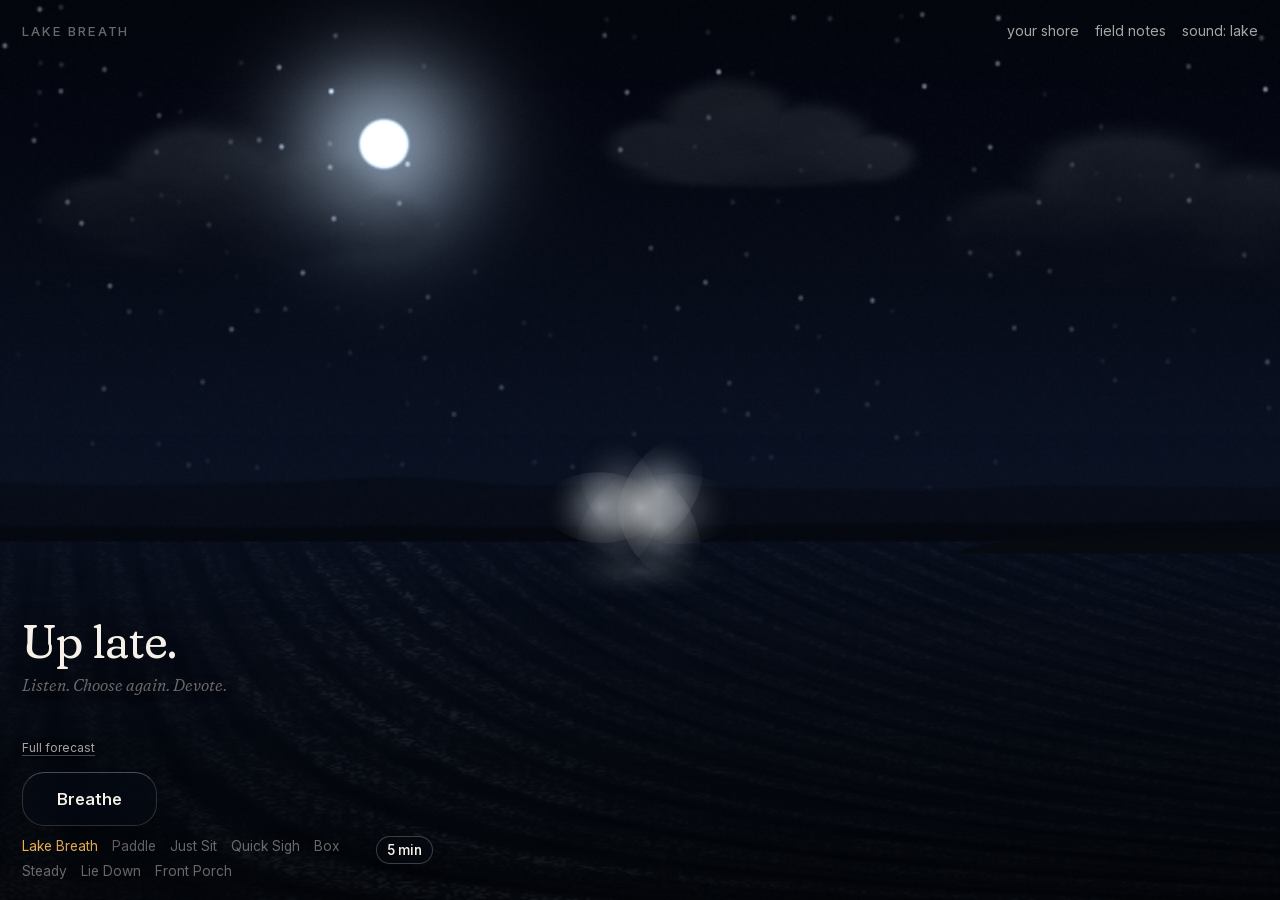
<file: index.html>
<!DOCTYPE html>
<html lang="en">
<head>
  <meta charset="utf-8">
  <meta name="viewport" content="width=device-width, initial-scale=1, viewport-fit=cover">
  <meta name="theme-color" content="#0A0E14">
  <title>Lake Breath: Burlington breathes together</title>
  <meta name="description" content="A living Lake Champlain that breathes with you. Six breaths a minute; every evening at 8:02 the whole town is on the same inhale.">

  <link rel="manifest" href="manifest.webmanifest">
  <link rel="icon" href="assets/icons/favicon-32.png" sizes="32x32" type="image/png">
  <link rel="apple-touch-icon" href="assets/icons/apple-touch-icon.png">
  <meta name="apple-mobile-web-app-capable" content="yes">
  <meta name="mobile-web-app-capable" content="yes">
  <meta name="apple-mobile-web-app-status-bar-style" content="black-translucent">
  <meta name="apple-mobile-web-app-title" content="Lake Breath">

  <meta property="og:type" content="website">
  <meta property="og:site_name" content="BTown Brief">
  <meta property="og:title" content="Lake Breath: Burlington breathes together">
  <meta property="og:description" content="A living lake that breathes with you. The 8:02: every evening at 8:02, the whole town on the same inhale.">
  <meta name="twitter:card" content="summary">

  <link rel="preload" href="assets/fonts/fraunces-normal-latin.woff2" as="font" type="font/woff2" crossorigin>
  <link rel="preload" href="assets/fonts/inter-normal-latin.woff2" as="font" type="font/woff2" crossorigin>
  <link rel="stylesheet" href="css/style.css">
<!-- GoatCounter -->
<script data-goatcounter="https://btown-brief.goatcounter.com/count"
        async src="//gc.zgo.at/count.js"></script>
  <meta property="og:image" content="https://play.btownbrief.com/lake-breath/og-image.png">
  <meta property="og:image:width" content="1200">
  <meta property="og:image:height" content="630">
</head>
<body data-view="front" data-quiet="false" data-gl="on">

  <canvas id="lake" aria-hidden="true"></canvas>
  <canvas id="petals" aria-hidden="true"></canvas>
  <div class="grain" aria-hidden="true"></div>

  <!-- ---------------------------------------------------------- chrome -->
  <div class="ui">
    <div class="topline chrome">
      <span class="wordmark">Lake Breath</span>
      <span class="toplinks">
        <button class="tbtn" id="open-shore">your shore</button>
        <button class="tbtn" id="open-bench">field notes</button>
        <button class="tbtn" data-audio-mode>sound: lake</button>
      </span>
    </div>

    <div class="home-lower">
      <h1 class="greeting" id="greeting">Good evening.</h1>
      <button class="mantra" id="mantra" title="What the three phrases mean">Listen. Choose again. Devote.</button>
      <p class="undergreeting" id="undergreeting" aria-live="polite"></p>
      <p class="forecast-key"><span id="forecast-summary"></span><a href="https://guide.btownbrief.com/weather.html" target="_blank" rel="noopener">Full forecast</a></p>
      <p class="forecast-key sunset-line" id="sunset-line" hidden></p>
      <div class="begin-row">
        <button class="begin" id="begin">Breathe</button>
        <div class="practice-controls">
          <div class="practice-picks" id="practice-picks" role="group" aria-label="Choose a practice"></div>
          <button class="duration-control" id="duration-control" aria-label="Choose practice duration">5 min</button>
        </div>
      </div>
    </div>
  </div>

  <!-- --------------------------------------------------------- session -->
  <div class="session-layer" aria-label="Session">
    <p class="phase-word" id="phase-word" aria-live="polite"></p>
    <p class="phase-sub" id="phase-sub"></p>
    <div class="session-options">
      <div class="session-buttons">
        <button class="session-steady" id="session-steady" hidden>steady on</button>
        <button class="session-steady" data-audio-mode>sound: lake</button>
      </div>
    </div>
    <p class="tap-line" id="tap-line"></p>
    <button class="remaining" id="remaining" type="button"></button>
    <p class="presence-live" id="presence-live" aria-live="polite"></p>
    <p class="still-meter" id="still-meter"></p>
    <div class="session-stop chrome">
      <button class="stop" id="stop">stop</button>
      <button class="stop" id="resume" hidden>Resume</button>
      <button class="stop" id="session-done" hidden>Done</button>
    </div>
    <div id="tick-zone"></div>
  </div>

  <!-- ------------------------------------------------------------- end -->
  <div class="end-layer" aria-label="Session complete">
    <h2 class="end-big" id="end-big"></h2>
    <p class="end-sub" id="end-sub"></p>
    <p class="end-grow" id="end-grow"></p>
    <div class="goodnews" id="goodnews" hidden>
      <span class="gn-label">Good news from the neighborhood</span>
      <a class="gn-title" id="gn-title" target="_blank" rel="noopener"></a>
      <span class="gn-why" id="gn-why"></span>
    </div>
    <div class="wall">
      <span class="wall-label" id="wall-label">From your neighbors</span>
      <ul id="wall-list"></ul>
      <button class="send-note" id="send-note">Send a kind note to the town</button>
      <p class="note-sent" id="note-sent" aria-live="polite"></p>
    </div>
    <div class="end-actions">
      <button class="primary" id="end-done">Done</button>
      <button class="tbtn" id="end-again">again</button>
    </div>
    <div class="after-row" id="after-row">
      <button data-after="calmer">calmer</button>
      <button data-after="same">same</button>
      <button data-after="worse">worse</button>
    </div>
  </div>

  <!-- ---------------------------------------------------------- sheets -->
  <div class="sheet" id="practice-sheet" data-open="false" inert role="dialog" aria-label="Choose a practice">
    <button class="close" data-close="practice-sheet">close</button>
    <h2 id="practice-name"></h2>
    <p class="practice-tag" id="practice-tag"></p>
    <div id="practice-dial"></div>
    <p class="safety" id="safety-line"></p>
  </div>

  <div class="sheet" id="note-sheet" data-open="false" inert role="dialog" aria-label="Send a kind note">
    <button class="close" data-close="note-sheet">close</button>
    <h2>To the town</h2>
    <label class="sr-only" for="note-text">Your note to the town</label>
    <textarea id="note-text" class="note-text" rows="3" maxlength="280"
      autocomplete="off" autocapitalize="sentences" spellcheck="true"></textarea>
    <button class="note-send" id="note-send">Send</button>
    <p class="note-sub">Notes are read by a neighbor before they appear on the wall.</p>
  </div>

  <div class="sheet" id="shore-sheet" data-open="false" inert role="dialog" aria-label="Your shore">
    <button class="close" data-close="shore-sheet">close</button>
    <h2>Your shore</h2>
    <div class="shore-days" id="shore-days" role="img" aria-label="The last two weeks of practice"></div>
    <div class="shore-stats">
      <div><b id="stat-days">0</b><span>days</span></div>
      <div><b id="stat-minutes">0</b><span>minutes</span></div>
      <div><b id="stat-glass">–</b><span>longest glass</span></div>
    </div>
    <p class="shore-line" id="maple-line"></p>
    <p class="shore-line" id="anchor-line"></p>
    <p class="shore-line" id="town-line"></p>
    <p class="shore-line" id="after-line" hidden></p>
    <div class="shore-controls">
      <button class="tbtn" data-audio-mode>sound: lake</button>
      <div class="music-actions" id="music-links" hidden>
        <a class="music-link" id="music-spotify" target="_blank" rel="noopener" hidden>Open Spotify</a>
        <a class="music-link" id="music-youtube" target="_blank" rel="noopener" hidden>Open YouTube</a>
      </div>
      <button class="tbtn" id="forecast-toggle">forecast sky</button>
    </div>
    <div class="shore-foot">
      <a id="town-calendar" download="lake-breath-802.ics">add the 8:02 to your calendar</a>
      <a href="https://guide.btownbrief.com/weather.html" target="_blank" rel="noopener">Full forecast</a>
      <a href="https://play.btownbrief.com/">Btown Brief arcade</a>
      <button class="reset" id="reset-history">reset this device</button>
    </div>
  </div>

  <div class="sheet" id="anchor-sheet" data-open="false" inert role="dialog" aria-label="Set a time anchor">
    <h2>Where might this fit?</h2>
    <p class="shore-line">People who tie practice to a routine keep it far longer than people who rely on willpower.</p>
    <div id="anchor-rows"></div>
  </div>

  <!-- ------------------------------------------------------ field notes -->
  <div class="bench" id="bench" data-open="false" inert role="dialog" aria-label="Field notes">
    <div class="bench-inner">
      <div class="close-row">
        <h2>Field notes</h2>
        <button class="tbtn" data-close="bench">close</button>
      </div>
      <button class="tbtn guide-link" id="open-guide">the guide</button>
      <div class="from-builder" id="from-builder" hidden>
        <h3 id="builder-title">From Stephen</h3>
        <p id="builder-body"></p>
      </div>
      <div id="bench-notes"></div>
    </div>
  </div>

  <!-- ----------------------------------------------------------- guide -->
  <div class="guide" id="guide" data-open="false" inert role="dialog" aria-label="Welcome to the lake">
    <div class="guide-inner">
      <h2 id="guide-title">Welcome to the lake</h2>
      <div id="guide-steps"></div>
      <p class="guide-phrases" id="guide-phrases"></p>
      <button class="primary" id="guide-done">Step onto the shore</button>
    </div>
  </div>

  <div class="toast" id="toast" role="status"></div>

  <script type="module" src="js/app.js"></script>
  <script src="https://play.btownbrief.com/ticker.js" defer></script>
</body>
</html>
</file>
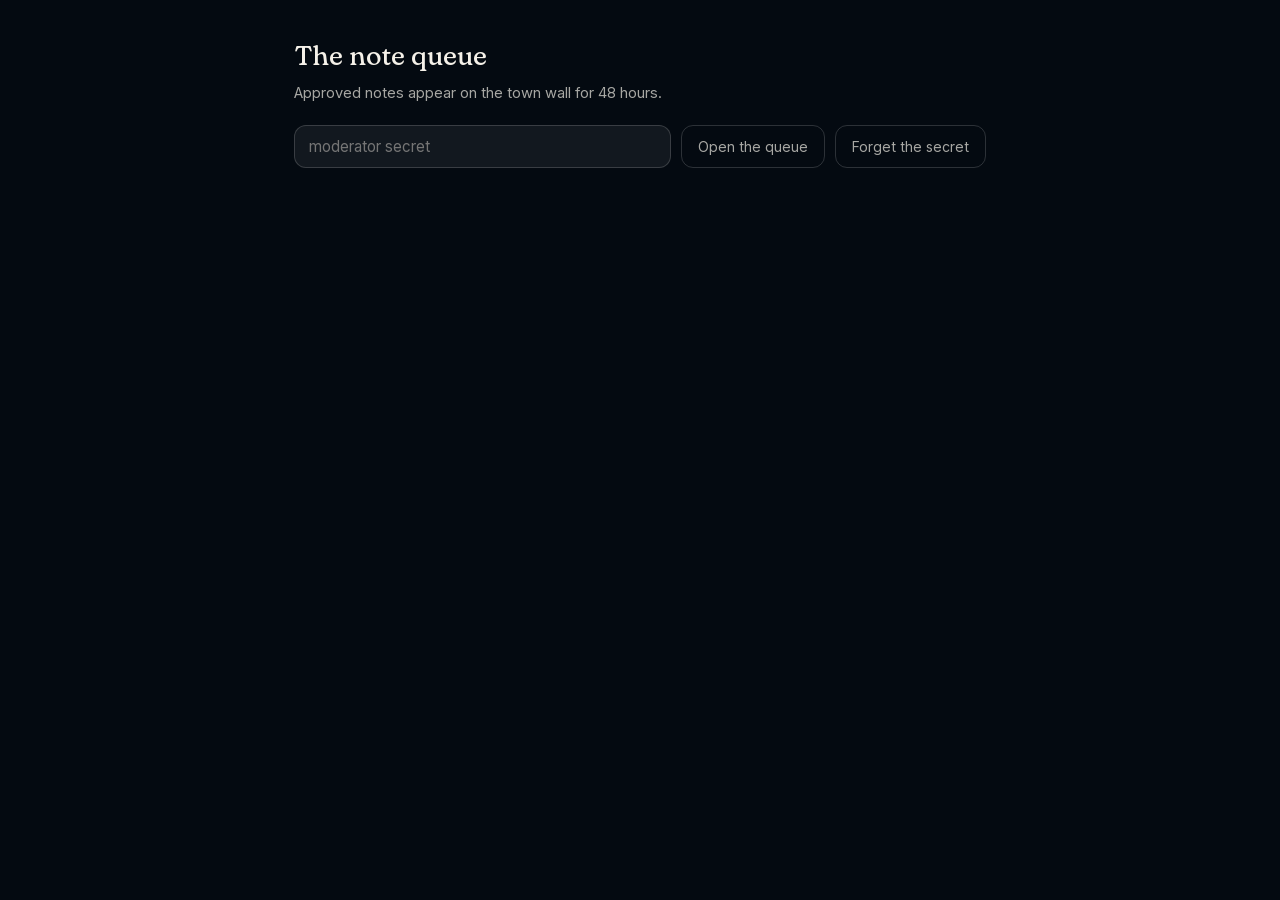
<file: mod.html>
<!DOCTYPE html>
<html lang="en">
<head>
  <meta charset="utf-8">
  <meta name="viewport" content="width=device-width, initial-scale=1">
  <meta name="robots" content="noindex, nofollow">
  <title>Lake Breath: the note queue</title>
  <link rel="stylesheet" href="css/style.css">
  <style>
    /* This page is a back room, not part of the app: no scene, no chrome,
       just the tokens from style.css so it feels like the same place. */
    body { overflow: auto; background: oklch(14% 0.02 250); }
    .mod { max-width: 46rem; margin: 0 auto; padding: 34px 22px 80px; }
    .mod h1 { font-family: var(--serif); font-variation-settings: 'SOFT' 100, 'WONK' 0;
      font-weight: 400; font-size: 1.7rem; }
    .mod .sub { color: var(--ink-soft); font-size: .92rem; margin-top: 6px; }
    .gate { display: flex; gap: 10px; margin-top: 20px; flex-wrap: wrap; }
    .gate input { flex: 1 1 16rem; background: rgba(255,255,255,.06); color: var(--ink);
      border: 1px solid var(--glass-edge); border-radius: 12px; padding: 11px 14px;
      font-family: var(--sans); font-size: .95rem; }
    .gate button, .row button { font-family: var(--sans); font-size: .88rem; cursor: pointer;
      background: none; color: var(--ink-soft); border: 1px solid var(--glass-edge);
      border-radius: 12px; padding: 10px 16px; }
    .gate button:hover, .row button:hover { color: var(--ink); border-color: var(--gold); }
    .row { border-top: 1px solid rgba(255,255,255,.1); padding: 14px 0;
      display: flex; gap: 14px; align-items: baseline; flex-wrap: wrap; }
    .row .body { flex: 1 1 20rem; color: var(--ink); font-size: .98rem; }
    .row .when { color: var(--ink-faint); font-size: .76rem; }
    .status { margin-top: 16px; color: var(--ink-faint); font-size: .88rem; min-height: 1.4em; }
  </style>
<!-- GoatCounter -->
<script data-goatcounter="https://btown-brief.goatcounter.com/count"
        async src="//gc.zgo.at/count.js"></script>
</head>
<body>
  <main class="mod">
    <h1>The note queue</h1>
    <p class="sub">Approved notes appear on the town wall for 48 hours.</p>
    <form class="gate" id="gate">
      <label class="sr-only" for="secret">Moderator secret</label>
      <input type="password" id="secret" autocomplete="current-password" placeholder="moderator secret">
      <button type="submit">Open the queue</button>
      <button type="button" id="forget">Forget the secret</button>
    </form>
    <div id="list"></div>
    <p class="status" id="status"></p>
  </main>

  <script type="module">
    import { fetchPending, moderate } from './js/net.js';

    const $ = (id) => document.getElementById(id);
    // sessionStorage, not localStorage: the working secret survives a
    // reload of this tab and nothing else. Close the tab and it's gone.
    const KEY = 'lakebreath-mod';
    const say = (m) => { $('status').textContent = m; };
    const secret = () => $('secret').value.trim();

    function ago(iso) {
      const mins = Math.round((Date.now() - new Date(iso).getTime()) / 60000);
      if (mins < 2) return 'just now';
      if (mins < 60) return `${mins}m ago`;
      const h = Math.round(mins / 60);
      return h < 24 ? `${h}h ago` : `${Math.round(h / 24)}d ago`;
    }

    async function load() {
      const s = secret();
      if (!s) { say('Enter the secret from the SQL file.'); return; }
      try { sessionStorage.setItem(KEY, s); } catch { /* fine */ }
      say('Looking…');
      const rows = await fetchPending(s);
      const list = $('list');
      list.textContent = '';
      if (!rows.length) {
        say('Nothing waiting. (An empty queue and a wrong secret look the same from here.)');
        return;
      }
      say(`${rows.length} waiting.`);
      for (const r of rows) {
        const row = document.createElement('div');
        row.className = 'row';
        const body = document.createElement('span');
        body.className = 'body';
        body.textContent = r.body || '';
        const when = document.createElement('span');
        when.className = 'when';
        when.textContent = ago(r.created_at);
        const ok = document.createElement('button');
        ok.textContent = 'Approve';
        const no = document.createElement('button');
        no.textContent = 'Remove';
        const act = async (approve) => {
          ok.disabled = no.disabled = true;
          const done = await moderate(secret(), r.id, approve);
          if (done) { row.remove(); say(approve ? 'Approved.' : 'Removed.'); }
          else { ok.disabled = no.disabled = false; say('That did not go through.'); }
        };
        ok.addEventListener('click', () => act(true));
        no.addEventListener('click', () => act(false));
        row.append(body, when, ok, no);
        list.append(row);
      }
    }

    $('gate').addEventListener('submit', (e) => { e.preventDefault(); load(); });
    $('forget').addEventListener('click', () => {
      try { sessionStorage.removeItem(KEY); } catch { /* fine */ }
      $('secret').value = '';
      $('list').textContent = '';
      say('Forgotten. Nothing about the secret is kept on this device.');
    });
    try {
      const saved = sessionStorage.getItem(KEY);
      if (saved) { $('secret').value = saved; load(); }
    } catch { /* fine */ }
  </script>
</body>
</html>
</file>
<file: css/style.css>
/* Lake Breath v2 — one living scene, one hero object, chrome that recedes.
   The WebGL lake IS the interface; DOM floats above it as light and glass.
   Two voices: Fraunces (soft, wonk-less) for the few big serif moments,
   InterVariable for everything else. Dark-luminous, grain-finished,
   spring-eased. No pills-everywhere, no cards-grid, no chrome bands. */

@font-face {
  font-family: 'Fraunces';
  font-style: normal; font-weight: 300 600; font-display: swap;
  src: url('../assets/fonts/fraunces-normal-latin.woff2') format('woff2');
}
@font-face {
  font-family: 'Fraunces';
  font-style: italic; font-weight: 300 600; font-display: swap;
  src: url('../assets/fonts/fraunces-italic-latin.woff2') format('woff2');
}
@font-face {
  font-family: 'InterVariable';
  font-style: normal; font-weight: 300 700; font-display: swap;
  src: url('../assets/fonts/inter-normal-latin.woff2') format('woff2');
}

:root {
  --ink: oklch(96% 0.012 85);            /* warm near-white */
  --ink-soft: oklch(96% 0.012 85 / .68);
  --ink-faint: oklch(96% 0.012 85 / .42);
  --ground: oklch(15% 0.02 250);         /* only seen if WebGL dies */
  --gold: oklch(82% 0.13 75);
  --serif: 'Fraunces', Georgia, serif;
  --sans: 'InterVariable', system-ui, -apple-system, sans-serif;

  /* baked spring easings (damped oscillator sampled into linear()) */
  --spring: linear(0, 0.0088, 0.0345, 0.0755, 0.1295, 0.1948, 0.2694, 0.3508,
    0.4369, 0.5254, 0.6138, 0.7, 0.7815, 0.8565, 0.9232, 0.9802, 1.0264,
    1.0613, 1.0847, 1.0968, 1.0983, 1.0902, 1.0738, 1.0507, 1.0226, 0.9915,
    0.9784, 0.9832, 0.994, 1.0021, 1.0043, 1.0019, 0.999, 0.9982, 1);
  --settle: cubic-bezier(0.23, 1, 0.32, 1);

  /* glass recipe — used at most twice on screen */
  --glass-bg: rgba(10, 14, 20, .34);
  --glass-edge: rgba(255, 255, 255, .16);
}

* { box-sizing: border-box; margin: 0; }
html, body { height: 100%; }
body {
  background: var(--ground);
  color: var(--ink);
  font-family: var(--sans);
  font-optical-sizing: auto;
  font-size: 16px;
  line-height: 1.55;
  overflow: hidden;
  -webkit-tap-highlight-color: transparent;
  -webkit-user-select: none; user-select: none;
}
.sr-only {
  position: absolute; width: 1px; height: 1px; margin: -1px;
  clip-path: inset(50%); overflow: hidden; white-space: nowrap;
}

/* ------------------------------------------------------ the scene stack */

#lake, #petals {
  position: fixed; inset: 0; width: 100%; height: 100%;
  display: block;
}
#petals { pointer-events: none; }
.grain {
  position: fixed; inset: -32px; pointer-events: none; z-index: 3;
  background: url('../assets/grain.png');
  opacity: .5; mix-blend-mode: overlay;
}
/* CSS-gradient fallback sky if WebGL context creation fails */
body[data-gl="off"] #lake { display: none; }
body[data-gl="off"] {
  background: linear-gradient(oklch(28% 0.06 260), oklch(45% 0.05 250) 55%,
    oklch(22% 0.04 240) 56%, oklch(12% 0.03 245));
}

/* ------------------------------------------------------------- chrome */

.ui { position: fixed; inset: 0; z-index: 5; display: flex; flex-direction: column;
  padding: max(18px, env(safe-area-inset-top))
           max(22px, env(safe-area-inset-right))
           calc(18px + env(safe-area-inset-bottom))
           max(22px, env(safe-area-inset-left));
}
/* quiet scrims: stable contrast for text over a bright, moving scene */
.ui::before {
  content: ''; position: absolute; left: 0; right: 0; bottom: 0; height: 52%;
  background: linear-gradient(transparent, rgba(5, 8, 12, .38) 70%);
  pointer-events: none;
}
.ui::after {
  content: ''; position: absolute; left: 0; right: 0; top: 0; height: 90px;
  background: linear-gradient(rgba(5, 8, 12, .30), transparent);
  pointer-events: none;
}
.ui > * { position: relative; z-index: 1; }
.chrome { transition: opacity 1.2s var(--settle); }
body[data-quiet="true"] .chrome { opacity: 0; pointer-events: none; }

.topline { display: flex; justify-content: space-between; align-items: baseline; }
.wordmark {
  font-family: var(--sans); font-size: .82rem; font-weight: 500;
  letter-spacing: .14em; text-transform: uppercase; color: var(--ink-faint);
}
.toplinks { display: flex; flex-wrap: wrap; justify-content: flex-end; gap: 5px 16px; }
.tbtn {
  background: none; border: 0; padding: 4px 0; cursor: pointer;
  font-family: var(--sans); font-size: .88rem; color: var(--ink-soft);
  border-bottom: 1px solid transparent;
  transition: color .25s, border-color .25s;
}
.tbtn:hover, .tbtn:focus-visible { color: var(--ink); }
.tbtn:focus-visible { outline: none; border-bottom-color: var(--gold); }

/* --------------------------------------------------------- home layer */

.home-lower {
  margin-top: auto;
  display: flex; flex-direction: column; gap: 14px;
  transition: opacity .9s var(--settle), transform .9s var(--settle);
}
body[data-view="session"] .home-lower,
body[data-view="end"] .home-lower { opacity: 0; pointer-events: none; transform: translateY(14px); }

.greeting {
  font-family: var(--serif);
  font-variation-settings: 'SOFT' 100, 'WONK' 0;
  font-weight: 380;
  font-size: clamp(2.1rem, 8.5vw, 2.9rem);
  line-height: 1.08;
  letter-spacing: -0.015em;
  text-wrap: balance;
  max-width: 11ch;
  text-shadow: 0 2px 24px rgba(0, 0, 0, .35);
}
.undergreeting {
  font-size: .95rem; color: var(--ink-soft); min-height: 1.5em;
  text-shadow: 0 1px 12px rgba(0, 0, 0, .4);
}
.undergreeting b { color: var(--gold); font-weight: 550; }
/* The three phrases stay together. Tapping them opens the Field Notes
   entry that explains what they ask of a day. */
.mantra {
  display: block; appearance: none; background: none; border: 0; padding: 0;
  text-align: left; cursor: pointer;
  font-family: var(--serif); font-style: italic;
  font-variation-settings: 'SOFT' 100, 'WONK' 0;
  font-weight: 340; font-size: 1rem; color: var(--ink-faint);
  margin-top: -6px;
  text-shadow: 0 1px 12px rgba(0, 0, 0, .4);
}
.mantra:hover { color: var(--ink-soft); }
.mantra:focus-visible {
  outline: none; color: var(--ink-soft);
  box-shadow: 0 1.5px 0 0 var(--gold);
}

/* The key is deliberately small. The forecast itself is the scene. */
.forecast-key {
  font-size: .75rem; color: var(--ink-faint); max-width: 44ch;
  margin-top: -6px;
  text-shadow: 0 1px 10px rgba(0, 0, 0, .45);
}
.sunset-line { margin-top: 2px; color: var(--gold); }
.forecast-key a {
  color: var(--ink-soft); text-decoration: underline;
  text-decoration-color: rgba(255,255,255,.28); text-underline-offset: 3px;
}
.forecast-key a:hover, .forecast-key a:focus-visible { color: var(--ink); text-decoration-color: currentColor; }

.begin-row { display: flex; flex-direction: column; gap: 10px; align-items: flex-start; }
.begin {
  font-family: var(--sans); font-size: 1.06rem; font-weight: 550;
  color: var(--ink); cursor: pointer;
  background: var(--glass-bg);
  border: 1px solid var(--glass-edge);
  border-top-color: rgba(255, 255, 255, .28);
  backdrop-filter: blur(14px) saturate(160%);
  -webkit-backdrop-filter: blur(14px) saturate(160%);
  border-radius: 22px;
  padding: 16px 34px;
  box-shadow: 0 12px 40px rgba(0, 0, 0, .25);
  transition: transform .5s var(--spring), border-color .3s;
}
.begin:active { transform: scale(.965); }
.begin:focus-visible { outline: 2px solid var(--gold); outline-offset: 3px; }
/* the practice picker: plain words, no pills. The whole menu is visible
   because a hidden menu is a menu nobody uses. */
.practice-picks {
  display: flex; flex-wrap: wrap; align-items: baseline;
  gap: 4px 14px; max-width: 34ch;
}
.practice-controls { display: flex; align-items: flex-start; gap: 14px; }
.practice-pick {
  background: none; border: 0; cursor: pointer; padding: 2px 0;
  font-family: var(--sans); font-size: .86rem; color: var(--ink-faint);
  border-bottom: 1px solid transparent;
  transition: color .25s, border-color .25s;
}
.practice-pick:hover { color: var(--ink-soft); }
.practice-pick:focus-visible { outline: none; color: var(--ink-soft); border-bottom-color: var(--gold); }
.practice-pick[aria-pressed="true"] { color: var(--gold); }
.duration-control {
  flex: none; cursor: pointer;
  font-family: var(--sans); font-size: .84rem; font-weight: 550;
  color: var(--ink); background: rgba(7, 11, 17, .38);
  border: 1px solid rgba(255, 255, 255, .22); border-radius: 14px;
  padding: 5px 10px; backdrop-filter: blur(9px); -webkit-backdrop-filter: blur(9px);
  box-shadow: 0 5px 18px rgba(0, 0, 0, .16);
}
.duration-control:hover, .duration-control:focus-visible { border-color: var(--gold); outline: none; }

.safety {
  font-size: .72rem; line-height: 1.5; color: var(--ink-faint);
  max-width: 42ch; margin-top: 6px;
  text-shadow: 0 1px 8px rgba(0,0,0,.5);
}

/* ------------------------------------------------------------ session */

.session-layer {
  position: fixed; inset: 0; z-index: 6; pointer-events: none;
  display: flex; flex-direction: column; align-items: center;
  padding: max(18px, env(safe-area-inset-top)) 22px calc(24px + env(safe-area-inset-bottom));
  opacity: 0; transition: opacity 1s var(--settle);
}
body[data-view="session"] .session-layer { opacity: 1; }

.phase-word {
  margin-top: 13vh;
  font-family: var(--serif); font-style: italic;
  font-variation-settings: 'SOFT' 100, 'WONK' 0;
  font-weight: 350;
  font-size: clamp(1.9rem, 8vw, 2.6rem);
  min-height: 1.35em;
  text-shadow: 0 2px 30px rgba(0, 0, 0, .4);
  transition: opacity 1.4s var(--settle);
}
.phase-sub {
  font-size: .95rem; color: var(--ink-soft); min-height: 1.5em;
  max-width: 30ch; text-align: center;
  text-shadow: 0 1px 12px rgba(0,0,0,.45);
}
.session-options {
  display: flex; flex-direction: column; align-items: center; gap: 7px;
  margin-top: 8px; max-width: 34ch;
}
.session-buttons { display: flex; flex-wrap: wrap; align-items: center; justify-content: center; gap: 7px; }
.session-steady {
  pointer-events: auto; cursor: pointer;
  background: rgba(7, 11, 17, .42); color: var(--ink-soft);
  border: 1px solid rgba(255,255,255,.18); border-radius: 14px;
  padding: 4px 10px; font-family: var(--sans); font-size: .76rem;
  backdrop-filter: blur(8px); -webkit-backdrop-filter: blur(8px);
}
.session-steady:focus-visible { outline: 1.5px solid var(--gold); outline-offset: 2px; }
.tap-line {
  margin-top: 7px; min-height: 1.35em;
  font-size: .78rem; color: var(--gold); text-align: center;
  font-variant-numeric: tabular-nums;
  text-shadow: 0 1px 12px rgba(0,0,0,.55);
}
.remaining {
  background: none; border: 0; padding: 6px; cursor: pointer; pointer-events: auto; font-family: var(--sans);
  margin-top: 6px;
  font-size: .8rem; color: var(--ink-faint);
  font-variant-numeric: tabular-nums;
}
.presence-live {
  font-size: .85rem; color: var(--gold); min-height: 1.4em; margin-top: 4px;
  text-shadow: 0 1px 10px rgba(0,0,0,.4);
}
.still-meter {
  margin-top: 8px; font-size: .85rem; color: var(--ink-soft); min-height: 1.4em;
  font-variant-numeric: tabular-nums;
}
/* Steady: the target ring is drawn at screen centre, so the counters step
   down below it. Nothing may sit inside the ring. */
body[data-practice="still"] .still-meter { margin-top: 24vh; }
/* the session's own controls exist only during a session: off the front
   view they are invisible AND untouchable, or Stop would sit over the
   practice chips and eat their taps */
body:not([data-view="session"]) .session-layer button { pointer-events: none; }
.session-stop { margin-top: auto; display: flex; gap: 12px; position: relative; z-index: 2; }
.stop[hidden] { display: none; }
body[data-quiet="true"] .session-stop .stop { pointer-events: none; }
.remaining:focus-visible { outline: 1px solid var(--gold); outline-offset: 2px; }
.stop {
  pointer-events: auto;
  background: rgba(5, 9, 14, .50); border: 1px solid rgba(255,255,255,.20); cursor: pointer;
  font-family: var(--sans); font-size: .9rem; color: rgba(255,255,255,.88);
  padding: 9px 22px; border-radius: 18px;
  backdrop-filter: blur(10px); -webkit-backdrop-filter: blur(10px);
  box-shadow: 0 5px 22px rgba(0,0,0,.22);
  transition: color .3s, background .3s, border-color .3s;
}
.stop:hover, .stop:focus-visible {
  color: var(--ink); background: rgba(5, 9, 14, .66);
  border-color: rgba(255,255,255,.34); outline: none;
}

/* the invisible-but-native iOS tick control (no box, no dashes). It sits
   under the Stop button in stacking order so Stop always wins the tap. */
.thumb-switch {
  position: absolute; left: 0; right: 0; bottom: 0; height: 26%;
  display: flex; align-items: center; justify-content: center;
  overflow: hidden; pointer-events: auto; z-index: 1;
}
.stop { position: relative; z-index: 2; }
.thumb-switch input { opacity: 0.02; transform: scale(3); }
body:not([data-view="session"]) .thumb-switch { display: none; }
.thumb-switch:focus-within { box-shadow: inset 0 0 0 2px var(--gold); border-radius: 24px; }

/* --------------------------------------------------------------- end */

.end-layer {
  position: fixed; inset: 0; z-index: 6; pointer-events: none;
  display: flex; flex-direction: column;
  padding: max(20px, env(safe-area-inset-top)) 22px calc(26px + env(safe-area-inset-bottom));
  overflow-y: auto; /* short screens and large text must still reach Done */
  opacity: 0; transition: opacity .8s var(--settle);
}
.end-layer .end-big { margin-top: auto; } /* bottom-packed, but scrollable */
body[data-view="end"] .end-layer { opacity: 1; pointer-events: auto; }
.end-big {
  font-family: var(--serif);
  font-variation-settings: 'SOFT' 100, 'WONK' 0;
  font-weight: 380; font-size: clamp(1.9rem, 7.6vw, 2.6rem);
  line-height: 1.1; letter-spacing: -0.01em; max-width: 14ch;
  text-shadow: 0 2px 26px rgba(0,0,0,.4);
}
.end-sub { margin-top: 8px; color: var(--ink-soft); font-size: .98rem; max-width: 34ch; }
.end-grow { margin-top: 4px; color: var(--gold); font-size: .9rem; min-height: 1.4em; }

.wall { margin-top: 18px; max-width: 46ch; }
.wall-label { font-size: .74rem; letter-spacing: .1em; text-transform: uppercase; color: var(--ink-faint); font-weight: 550; }
.wall ul { list-style: none; padding: 0; margin: 8px 0 0; display: flex; flex-direction: column; gap: 6px; }
.wall li { display: flex; gap: 10px; align-items: baseline; font-size: .93rem; color: var(--ink-soft); }
.wall li .when { margin-left: auto; font-size: .74rem; color: var(--ink-faint); white-space: nowrap; }
.send-note {
  margin-top: 10px; background: none; border: 0; cursor: pointer; padding: 2px 0;
  font-size: .88rem; color: var(--gold); font-family: var(--sans);
}
.note-sent { font-size: .85rem; color: var(--ink-soft); min-height: 1.4em; margin-top: 4px; }

.end-actions { display: flex; gap: 26px; margin-top: 22px; align-items: baseline; }
.end-actions .primary {
  font-family: var(--sans); font-size: 1rem; font-weight: 550; color: var(--ink);
  background: var(--glass-bg); border: 1px solid var(--glass-edge);
  border-top-color: rgba(255,255,255,.28);
  backdrop-filter: blur(14px) saturate(160%);
  -webkit-backdrop-filter: blur(14px) saturate(160%);
  border-radius: 18px; padding: 12px 28px; cursor: pointer;
  transition: transform .5s var(--spring);
}
.end-actions .primary:active { transform: scale(.965); }
.after-row { display: flex; gap: 20px; margin-top: 14px; }
.after-row[hidden] { display: none; }
.after-row button { background: none; border: 0; cursor: pointer; padding: 2px 0;
  font-size: .8rem; color: var(--ink-faint); font-family: var(--sans); }

/* staggered entrance for the receipt */
.end-layer > * { opacity: 0; transform: translateY(16px); }
body[data-view="end"] .end-layer > * {
  animation: rise .9s var(--spring) forwards;
}
body[data-view="end"] .end-layer > *:nth-child(1) { animation-delay: .15s; }
body[data-view="end"] .end-layer > *:nth-child(2) { animation-delay: .25s; }
body[data-view="end"] .end-layer > *:nth-child(3) { animation-delay: .33s; }
body[data-view="end"] .end-layer > *:nth-child(4) { animation-delay: .45s; }
body[data-view="end"] .end-layer > *:nth-child(5) { animation-delay: .58s; }
body[data-view="end"] .end-layer > *:nth-child(6) { animation-delay: .70s; }
body[data-view="end"] .end-layer > *:nth-child(7) { animation-delay: .80s; }
body[data-view="end"] .end-layer > *:nth-child(8) { animation-delay: .88s; }
@keyframes rise { to { opacity: 1; transform: translateY(0); } }

/* ------------------------------------------------------------- sheets */

.sheet {
  position: fixed; left: 0; right: 0; bottom: 0; z-index: 20;
  max-width: 560px; margin: 0 auto;
  background: var(--glass-bg);
  border: 1px solid var(--glass-edge); border-bottom: 0;
  border-top-color: rgba(255,255,255,.24);
  backdrop-filter: blur(22px) saturate(170%);
  -webkit-backdrop-filter: blur(22px) saturate(170%);
  border-radius: 26px 26px 0 0;
  padding: 20px 24px calc(22px + env(safe-area-inset-bottom));
  transform: translateY(105%);
  transition: transform .55s var(--spring);
  max-height: 78dvh; overflow-y: auto;
}
.sheet[data-open="true"] { transform: translateY(0); }
.sheet h2 {
  font-family: var(--serif); font-variation-settings: 'SOFT' 100, 'WONK' 0;
  font-weight: 400; font-size: 1.4rem; margin-bottom: 4px;
}
.sheet .close {
  position: absolute; top: 16px; right: 18px;
  background: none; border: 0; cursor: pointer;
  color: var(--ink-faint); font-size: 1rem; font-family: var(--sans); padding: 6px;
}

/* Selected practice and the shared audio preference. */
.practice-tag { font-size: .85rem; color: var(--ink-soft); }
#practice-sheet h2 { padding-right: 48px; }
#practice-sheet .safety { margin-top: 16px; font-size: .74rem; }
.shore-controls { margin-top: 18px; display: flex; flex-direction: column; align-items: flex-start; gap: 8px; }
.music-actions { display: flex; flex-wrap: wrap; gap: 6px 16px; }
.music-actions[hidden], .music-link[hidden] { display: none; }
.music-link { font-size: .8rem; color: var(--ink-faint); text-decoration: none; }
.music-link:hover, .music-link:focus-visible { color: var(--ink); text-decoration: underline; }
/* Every practice's minute dial: a scroll-snapped row of numbers, the centred one
   being the choice. The mask fades the ends so it reads as a wheel that
   continues past the edges rather than a list that stops. */
.minute-dial {
  margin: 12px 0 4px;
  display: flex; overflow-x: auto; overflow-y: hidden;
  scroll-snap-type: x mandatory;
  -webkit-overflow-scrolling: touch;
  scrollbar-width: none;
  mask-image: linear-gradient(90deg, transparent, #000 22%, #000 78%, transparent);
  -webkit-mask-image: linear-gradient(90deg, transparent, #000 22%, #000 78%, transparent);
  outline: none;
}
.minute-dial::-webkit-scrollbar { display: none; }
.minute-dial:focus-visible { border-radius: 14px; box-shadow: inset 0 0 0 1.5px var(--gold); }
.dial-track { display: flex; padding-inline: calc(50% - 1.6rem); }
.dial-min {
  flex: none; width: 3.2rem; text-align: center;
  scroll-snap-align: center;
  font-family: var(--sans); font-variant-numeric: tabular-nums;
  font-size: 1.05rem; line-height: 2.4rem; color: var(--ink-faint);
  transition: color .25s var(--settle), font-size .25s var(--settle);
  cursor: pointer;
}
.dial-min[data-on="true"] {
  color: var(--gold); font-size: 1.7rem; font-weight: 550;
}
.dial-min[data-on="true"]::after {
  content: 'min'; display: block; margin-top: -8px;
  font-size: .62rem; letter-spacing: .1em; text-transform: uppercase;
  color: var(--ink-faint); font-weight: 400;
}

/* note sheet: people write their own words now */
.note-row {
  width: 100%; text-align: left; background: none; border: 0; cursor: pointer;
  padding: 11px 0; border-top: 1px solid rgba(255,255,255,.08);
  font-family: var(--sans); font-size: .95rem; color: var(--ink-soft);
}
.note-row:hover { color: var(--ink); }
.note-text {
  width: 100%; margin-top: 12px; resize: none;
  background: rgba(255, 255, 255, .06); color: var(--ink);
  border: 1px solid var(--glass-edge); border-radius: 14px;
  padding: 12px 14px; font-family: var(--sans); font-size: 1rem; line-height: 1.45;
  -webkit-user-select: text; user-select: text;
}
.note-text::placeholder { color: var(--ink-faint); }
.note-text:focus-visible { outline: none; border-color: var(--gold); }
.note-send {
  margin-top: 12px; cursor: pointer;
  font-family: var(--sans); font-size: 1rem; font-weight: 550; color: var(--ink);
  background: var(--glass-bg); border: 1px solid var(--glass-edge);
  border-top-color: rgba(255, 255, 255, .28);
  border-radius: 18px; padding: 12px 28px;
  transition: transform .5s var(--spring);
}
.note-send:active { transform: scale(.965); }
.note-send[disabled] { opacity: .5; }
.note-sub { margin-top: 10px; font-size: .8rem; color: var(--ink-faint); max-width: 40ch; }

/* Good news from the neighborhood, in the sans voice. */
.goodnews { margin-top: 16px; max-width: 44ch; display: flex; flex-direction: column; gap: 3px; }
.goodnews[hidden] { display: none; }
.gn-label {
  font-size: .72rem; letter-spacing: .1em; text-transform: uppercase;
  color: var(--ink-faint); font-weight: 550;
}
.gn-title {
  font-size: .96rem; color: var(--ink); text-decoration: none;
  border-bottom: 1px solid var(--ink-faint); align-self: flex-start;
}
.gn-title:hover { border-bottom-color: var(--gold); }
.gn-why { font-size: .82rem; color: var(--ink-faint); }

/* shore sheet */
.shore-days { display: flex; gap: 7px; margin: 12px 0 4px; }
.shore-days .d {
  width: 16px; height: 16px; border-radius: 50%;
  border: 1px solid rgba(255,255,255,.18);
}
.shore-days .d[data-practiced="true"] {
  border: 0;
  background: radial-gradient(circle at 35% 30%, oklch(88% 0.06 230), oklch(55% 0.10 250));
}
.shore-days .d[data-today="true"] { outline: 1.5px solid var(--gold); outline-offset: 2px; }
.shore-stats { display: flex; gap: 34px; margin: 16px 0 4px; }
.shore-stats div b {
  display: block; font-family: var(--serif); font-weight: 400;
  font-size: 1.6rem; font-variant-numeric: tabular-nums;
}
.shore-stats div span { font-size: .74rem; letter-spacing: .08em; text-transform: uppercase; color: var(--ink-faint); }
.shore-line { margin-top: 12px; font-size: .93rem; color: var(--ink-soft); }
.shore-line b { color: var(--gold); font-weight: 550; }
.shore-foot { margin-top: 18px; display: flex; flex-wrap: wrap; justify-content: space-between; align-items: baseline; gap: 8px 18px; }
.shore-foot a { color: var(--ink-faint); font-size: .78rem; text-decoration: none; }
.shore-foot a:hover, .shore-foot a:focus-visible { color: var(--ink-soft); text-decoration: underline; }
.reset { background: none; border: 0; cursor: pointer; font-family: var(--sans);
  font-size: .78rem; color: var(--ink-faint); padding: 0; }

/* field notes panel */
.bench {
  position: fixed; inset: 0; z-index: 22; overflow-y: auto;
  background: rgba(6, 9, 14, .82);
  backdrop-filter: blur(18px) saturate(140%);
  -webkit-backdrop-filter: blur(18px) saturate(140%);
  padding: max(20px, env(safe-area-inset-top)) 24px 60px;
  opacity: 0; pointer-events: none; transition: opacity .5s var(--settle);
}
.bench[data-open="true"] { opacity: 1; pointer-events: auto; }
.bench-inner { max-width: 60ch; margin: 0 auto; }
.bench h2 {
  font-family: var(--serif); font-variation-settings: 'SOFT' 100, 'WONK' 0;
  font-weight: 400; font-size: 1.6rem;
}
.bench h3 {
  font-family: var(--serif); font-variation-settings: 'SOFT' 100, 'WONK' 0;
  font-weight: 450; font-size: 1.12rem; margin: 26px 0 6px;
}
.bench p { color: var(--ink-soft); font-size: .95rem; }
.bench .from-builder { border-left: 2px solid var(--gold); padding-left: 14px; margin-top: 18px; }
.bench .close-row { display: flex; justify-content: space-between; align-items: baseline; }

/* the first-run guide: the bench's grammar, one screen, one button */
.guide {
  position: fixed; inset: 0; z-index: 24; overflow-y: auto;
  background: rgba(6, 9, 14, .84);
  backdrop-filter: blur(20px) saturate(140%);
  -webkit-backdrop-filter: blur(20px) saturate(140%);
  padding: max(24px, env(safe-area-inset-top)) 26px calc(40px + env(safe-area-inset-bottom));
  display: flex; align-items: center;
  opacity: 0; pointer-events: none; transition: opacity .7s var(--settle);
}
.guide[data-open="true"] { opacity: 1; pointer-events: auto; }
.guide-inner { max-width: 40ch; margin: 0 auto; width: 100%; }
.guide h2 {
  font-family: var(--serif); font-variation-settings: 'SOFT' 100, 'WONK' 0;
  font-weight: 400; font-size: 1.7rem; letter-spacing: -0.01em;
}
.guide-step {
  color: var(--ink-soft); font-size: .95rem; margin-top: 14px;
}
.guide-phrases {
  margin-top: 24px; padding-top: 18px;
  border-top: 1px solid rgba(255, 255, 255, .12);
  font-family: var(--serif); font-style: italic;
  font-variation-settings: 'SOFT' 100, 'WONK' 0;
  font-weight: 340; font-size: 1.25rem; color: var(--ink);
  letter-spacing: .01em;
}
.guide .primary {
  margin-top: 26px;
  font-family: var(--sans); font-size: 1rem; font-weight: 550; color: var(--ink);
  background: var(--glass-bg); border: 1px solid var(--glass-edge);
  border-top-color: rgba(255, 255, 255, .28);
  backdrop-filter: blur(14px) saturate(160%);
  -webkit-backdrop-filter: blur(14px) saturate(160%);
  border-radius: 20px; padding: 14px 30px; cursor: pointer;
  transition: transform .5s var(--spring);
}
.guide .primary:active { transform: scale(.965); }
.guide-link { margin-top: 4px; color: var(--gold); }

/* toast */
.toast {
  position: fixed; left: 50%; bottom: calc(26px + env(safe-area-inset-bottom));
  transform: translateX(-50%) translateY(16px); z-index: 40;
  background: var(--glass-bg); border: 1px solid var(--glass-edge);
  backdrop-filter: blur(16px) saturate(160%);
  -webkit-backdrop-filter: blur(16px) saturate(160%);
  border-radius: 16px; padding: 10px 18px;
  font-size: .88rem; color: var(--ink); max-width: 84vw; text-align: center;
  opacity: 0; pointer-events: none;
  transition: opacity .4s var(--settle), transform .5s var(--spring);
}
.toast[data-show="true"] { opacity: 1; transform: translateX(-50%) translateY(0); }

@media (prefers-reduced-motion: reduce) {
  .sheet, .toast, .begin, .end-actions .primary { transition-duration: .01s; }
  .end-layer > * { animation-duration: .01s !important; }
}

@media (max-width: 520px) {
  .topline { align-items: flex-start; gap: 12px; }
  .toplinks { max-width: 68%; }
  .practice-controls { width: 100%; }
  .practice-picks { flex: 1; }
}
</file>
